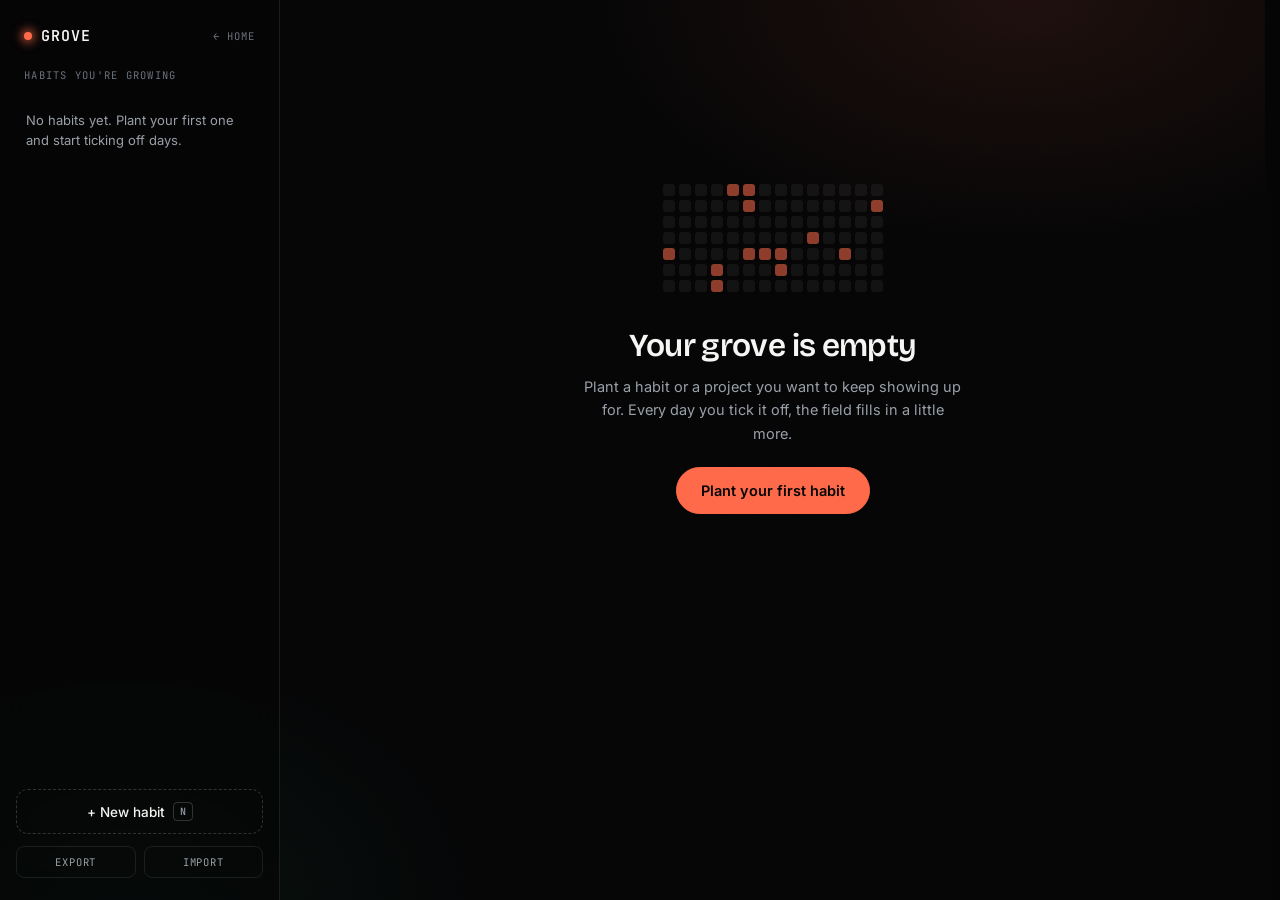
<file: app.html>
<!DOCTYPE html>
<html lang="en">
<head>
<meta charset="UTF-8" />
<meta name="viewport" content="width=device-width, initial-scale=1.0, viewport-fit=cover" />
<title>Grove — Habit &amp; Progress Tracker</title>
<meta name="description" content="Your Grove: plant habits, log days in one tap, and watch the field fill in. Local-first, no account." />
<meta name="theme-color" content="#050506" />
<meta name="robots" content="noindex" />
<link rel="icon" href="data:image/svg+xml,%3Csvg xmlns='http://www.w3.org/2000/svg' viewBox='0 0 32 32'%3E%3Crect width='32' height='32' rx='8' fill='%23050506'/%3E%3Ccircle cx='16' cy='16' r='5' fill='%23FF6B4A'/%3E%3Ccircle cx='16' cy='16' r='9.5' fill='none' stroke='%23FF6B4A' stroke-opacity='.45'/%3E%3C/svg%3E" />
<link rel="preconnect" href="https://fonts.googleapis.com">
<link rel="preconnect" href="https://fonts.gstatic.com" crossorigin>
<link href="https://fonts.googleapis.com/css2?family=Bricolage+Grotesque:opsz,wght@12..96,400..800&family=Inter:wght@400;500;600&family=JetBrains+Mono:wght@400;500;600&display=swap" rel="stylesheet">
<link rel="stylesheet" href="assets/css/app.css">
</head>
<body>
<div class="bg-field" aria-hidden="true"></div>
<div class="grain" aria-hidden="true"></div>
<div id="app" class="app"><div class="loading-msg">Loading your grove…</div></div>
<div id="toast" class="toast" role="status" aria-live="polite"></div>
<script src="assets/js/app.js"></script>
</body>
</html>
</file>
<file: assets/css/app.css>
/* Grove — app styles. Same system as the landing: void, bone, ember; glass panels; mono labels. */
:root{
  --void:#050506; --void-2:#0b0b0d; --panel:rgba(245,246,243,.035); --panel-2:rgba(245,246,243,.06);
  --bone:#F5F6F3; --dust:#9AA0A8; --dust-2:#6C727B;
  --ember:#FF6B4A; --ember-deep:#E0522F; --moss:#34D399; --gold:#FFC24D; --danger:#FF5C5C;
  --line:rgba(245,246,243,.09); --line-strong:rgba(245,246,243,.18);
  --grid-empty:rgba(245,246,243,.06);
  --r-sm:8px; --r-md:12px; --r-lg:18px;
  --ease-out:cubic-bezier(.16,1,.3,1);
  --sidebar:280px;
}
*{ box-sizing:border-box; margin:0; padding:0; }
html{ scrollbar-gutter:stable; }
body{ background:var(--void); color:var(--bone); font-family:'Inter',system-ui,sans-serif; -webkit-font-smoothing:antialiased; min-height:100svh; }
button{ font:inherit; color:inherit; }
a{ color:inherit; text-decoration:none; }
:focus-visible{ outline:2px solid var(--ember); outline-offset:2px; border-radius:4px; }
@media (prefers-reduced-motion: reduce){ *{ animation-duration:.001ms !important; transition-duration:.001ms !important; } }

.bg-field{ position:fixed; inset:0; z-index:0; pointer-events:none;
  background:
    radial-gradient(50% 40% at 80% 0%, rgba(255,107,74,.10), transparent 70%),
    radial-gradient(40% 40% at 10% 100%, rgba(52,211,153,.06), transparent 70%),
    var(--void); }
.grain{ position:fixed; inset:0; z-index:1; pointer-events:none; opacity:.05; mix-blend-mode:overlay;
  background-image:url("data:image/svg+xml,%3Csvg xmlns='http://www.w3.org/2000/svg' width='140' height='140'%3E%3Cfilter id='n'%3E%3CfeTurbulence type='fractalNoise' baseFrequency='0.85' numOctaves='2' stitchTiles='stitch'/%3E%3C/filter%3E%3Crect width='100%25' height='100%25' filter='url(%23n)'/%3E%3C/svg%3E"); }

.app{ position:relative; z-index:2; display:flex; min-height:100svh; }
.loading-msg{ padding:60px; text-align:center; color:var(--dust); font-size:14px; width:100%; }
.mono{ font-family:'JetBrains Mono',monospace; }
.label{ font-family:'JetBrains Mono',monospace; font-size:10.5px; letter-spacing:.12em; text-transform:uppercase; color:var(--dust-2); }

/* ---------- Sidebar ---------- */
.sidebar{ width:var(--sidebar); flex-shrink:0; border-right:1px solid var(--line); display:flex; flex-direction:column; padding:22px 16px; position:sticky; top:0; height:100svh; background:rgba(5,5,6,.6); backdrop-filter:blur(16px); }
.brand{ display:flex; align-items:center; justify-content:space-between; padding:4px 8px 22px; }
.brand-mark{ display:flex; align-items:center; gap:9px; font-family:'JetBrains Mono',monospace; font-weight:600; font-size:15px; letter-spacing:.06em; }
.logo-dot{ width:8px; height:8px; border-radius:50%; background:var(--ember); box-shadow:0 0 10px 3px rgba(255,107,74,.65); }
.brand-home{ font-family:'JetBrains Mono',monospace; font-size:10.5px; letter-spacing:.1em; text-transform:uppercase; color:var(--dust-2); transition:color .2s; }
.brand-home:hover{ color:var(--bone); }
.sidebar .label{ padding:0 8px 12px; }
.habit-list{ flex:1; overflow-y:auto; display:flex; flex-direction:column; gap:4px; scrollbar-width:thin; }
.habit-item{ display:flex; align-items:center; gap:10px; padding:10px 10px; border-radius:var(--r-md); cursor:pointer; border:1px solid transparent; background:transparent; width:100%; text-align:left; transition:background .15s, border-color .15s; }
.habit-item:hover{ background:var(--panel); }
.habit-item.active{ background:var(--panel-2); border-color:var(--line-strong); }
.habit-dot{ width:10px; height:10px; border-radius:50%; flex-shrink:0; box-shadow:0 0 0 3px rgba(245,246,243,.06), 0 0 10px var(--dot-glow, transparent); }
.habit-item-name{ font-size:14px; font-weight:500; flex:1; min-width:0; overflow:hidden; text-overflow:ellipsis; white-space:nowrap; }
.habit-item-streak{ font-family:'JetBrains Mono',monospace; font-size:11px; color:var(--gold); display:flex; align-items:center; gap:4px; flex-shrink:0; }
.habit-item-today{ width:6px; height:6px; border-radius:50%; background:var(--moss); flex-shrink:0; }
.sidebar-empty{ color:var(--dust); font-size:13px; padding:16px 10px; line-height:1.55; }
.new-habit-btn{ margin-top:14px; width:100%; padding:12px; border-radius:var(--r-md); border:1px dashed var(--line-strong); background:transparent; color:var(--bone); font-size:13.5px; font-weight:500; cursor:pointer; display:flex; align-items:center; justify-content:center; gap:8px; transition:background .15s, border-color .15s; }
.new-habit-btn:hover{ background:var(--panel); border-color:var(--bone); }
.new-habit-btn kbd, .kbd{ font-family:'JetBrains Mono',monospace; font-size:10px; padding:2px 6px; border-radius:4px; border:1px solid var(--line-strong); color:var(--dust); }
.sidebar-foot{ display:flex; gap:8px; margin-top:12px; }
.tiny-btn{ flex:1; padding:8px; border-radius:var(--r-sm); border:1px solid var(--line); background:transparent; color:var(--dust); font-family:'JetBrains Mono',monospace; font-size:10.5px; letter-spacing:.08em; text-transform:uppercase; cursor:pointer; transition:color .15s, border-color .15s; }
.tiny-btn:hover{ color:var(--bone); border-color:var(--line-strong); }

/* ---------- Main ---------- */
.main{ flex:1; padding:34px 44px 90px; min-width:0; }
.main-empty{ min-height:70vh; display:flex; flex-direction:column; align-items:center; justify-content:center; text-align:center; color:var(--dust); position:relative; }
.empty-field{ display:grid; grid-template-columns:repeat(14, 12px); gap:4px; margin-bottom:34px; }
.empty-field span{ width:12px; height:12px; border-radius:3px; background:var(--grid-empty); animation:empty-pulse 4s ease-in-out infinite; }
.empty-field span.on{ background:rgba(255,107,74,.55); }
@keyframes empty-pulse{ 0%,100%{ opacity:.55; } 50%{ opacity:1; } }
.main-empty h2{ font-family:'Bricolage Grotesque',sans-serif; font-size:32px; color:var(--bone); margin:0 0 10px; font-weight:600; letter-spacing:-.02em; }
.main-empty p{ max-width:380px; font-size:14.5px; line-height:1.6; margin:0 0 22px; }

.header-row{ display:flex; justify-content:space-between; align-items:flex-start; gap:20px; margin-bottom:26px; flex-wrap:wrap; }
.habit-title-wrap{ display:flex; align-items:center; gap:12px; }
.habit-title-dot{ width:16px; height:16px; border-radius:5px; flex-shrink:0; box-shadow:0 0 14px var(--dot-glow, transparent); }
.habit-title{ font-family:'Bricolage Grotesque',sans-serif; font-size:clamp(26px, 3.4vw, 38px); font-weight:600; letter-spacing:-.02em; margin:0; }
.habit-subtitle{ font-family:'JetBrains Mono',monospace; font-size:11px; letter-spacing:.08em; text-transform:uppercase; color:var(--dust-2); margin:6px 0 0 28px; }
.header-actions{ display:flex; gap:8px; flex-shrink:0; align-items:center; }
.icon-btn{ height:38px; padding:0 12px; border-radius:var(--r-sm); border:1px solid var(--line); background:transparent; color:var(--dust); display:flex; align-items:center; justify-content:center; gap:6px; cursor:pointer; font-family:'JetBrains Mono',monospace; font-size:11px; letter-spacing:.06em; text-transform:uppercase; transition:color .15s, border-color .15s, background .15s; }
.icon-btn:hover{ color:var(--bone); border-color:var(--line-strong); background:var(--panel); }
.icon-btn.danger:hover{ color:var(--danger); border-color:rgba(255,92,92,.5); }

/* Log today */
.today-card{ display:flex; align-items:center; justify-content:space-between; gap:16px; padding:18px 20px; border-radius:var(--r-lg); border:1px solid var(--line); background:linear-gradient(135deg, rgba(255,107,74,.10), rgba(245,246,243,.03)); margin-bottom:18px; flex-wrap:wrap; }
.today-info b{ display:block; font-family:'Bricolage Grotesque',sans-serif; font-size:18px; font-weight:600; }
.today-info span{ font-size:13px; color:var(--dust); }
.today-actions{ display:flex; align-items:center; gap:10px; }
.today-count{ font-family:'JetBrains Mono',monospace; font-size:22px; min-width:36px; text-align:center; font-variant-numeric:tabular-nums; }
.btn{ padding:11px 18px; border-radius:100px; font-size:13.5px; font-weight:600; cursor:pointer; border:1px solid var(--line-strong); background:transparent; color:var(--bone); transition:background .15s, border-color .15s, transform .2s var(--ease-out), box-shadow .2s; display:inline-flex; align-items:center; gap:8px; }
.btn:hover{ background:var(--panel); border-color:var(--bone); }
.btn.primary{ background:var(--ember); border-color:var(--ember); color:var(--void); }
.btn.primary:hover{ background:#ff7f62; box-shadow:0 10px 26px rgba(255,107,74,.35); }
.btn.ghost{ border-color:var(--line); color:var(--dust); }
.btn.danger{ color:var(--danger); border-color:rgba(255,92,92,.4); }
.btn.danger:hover{ background:rgba(255,92,92,.1); }
.btn.lg{ padding:14px 24px; font-size:14.5px; }
.btn.round{ width:40px; height:40px; padding:0; justify-content:center; border-radius:50%; font-family:'JetBrains Mono',monospace; font-size:16px; }
.btn.pop{ animation:pop .35s var(--ease-out); }
@keyframes pop{ 0%{ transform:scale(1); } 40%{ transform:scale(1.08); } 100%{ transform:scale(1); } }

.stats-row{ display:grid; grid-template-columns:repeat(4, minmax(0,1fr)); gap:12px; margin-bottom:26px; }
.stat-card{ background:var(--panel); border:1px solid var(--line); border-radius:var(--r-md); padding:16px 18px; }
.stat-num{ font-family:'Bricolage Grotesque',sans-serif; font-size:30px; font-weight:600; line-height:1; letter-spacing:-.02em; font-variant-numeric:tabular-nums; }
.stat-num.accent{ color:var(--ember); }
.stat-num.moss{ color:var(--moss); }
.stat-label{ font-family:'JetBrains Mono',monospace; font-size:10.5px; letter-spacing:.08em; text-transform:uppercase; color:var(--dust-2); margin-top:8px; }

.range-tabs{ display:flex; gap:4px; margin-bottom:22px; border-bottom:1px solid var(--line); overflow-x:auto; scrollbar-width:none; }
.range-tab{ padding:9px 14px; font-size:13px; font-weight:500; color:var(--dust); background:none; border:none; border-bottom:2px solid transparent; cursor:pointer; margin-bottom:-1px; white-space:nowrap; display:flex; gap:8px; align-items:center; }
.range-tab .kbd{ display:none; }
@media (min-width:900px){ .range-tab .kbd{ display:inline; } }
.range-tab:hover{ color:var(--bone); }
.range-tab.active{ color:var(--bone); border-bottom-color:var(--ember); }

.panel{ background:var(--panel); border:1px solid var(--line); border-radius:var(--r-lg); padding:22px 22px 20px; margin-bottom:18px; }
.panel-title{ font-size:13px; font-weight:600; margin:0 0 16px; display:flex; align-items:center; justify-content:space-between; gap:12px; }
.panel-title .hint{ font-family:'JetBrains Mono',monospace; font-weight:400; font-size:10.5px; color:var(--dust-2); }

/* ---------- Weekly log (tap cells) ---------- */
.log-grid{ display:grid; grid-template-columns:64px repeat(7, minmax(0,1fr)) 48px; gap:6px; align-items:center; }
.log-head{ font-family:'JetBrains Mono',monospace; font-size:10.5px; letter-spacing:.06em; text-transform:uppercase; color:var(--dust-2); text-align:center; padding-bottom:6px; }
.log-head:first-child, .week-label{ text-align:left; }
.week-label{ font-family:'JetBrains Mono',monospace; font-size:11.5px; color:var(--dust); white-space:nowrap; }
.week-label.current{ color:var(--bone); font-weight:600; }
.week-total{ font-family:'JetBrains Mono',monospace; font-size:12.5px; font-weight:600; color:var(--bone); text-align:right; }
.day-cell{ position:relative; height:44px; border-radius:var(--r-sm); border:1px solid var(--line); background:var(--grid-empty); display:flex; align-items:center; justify-content:center; font-family:'JetBrains Mono',monospace; font-size:13px; font-weight:600; cursor:pointer; transition:transform .15s var(--ease-out), border-color .15s, background .15s; user-select:none; }
.day-cell:hover{ border-color:var(--line-strong); transform:translateY(-1px); }
.day-cell.today{ border-color:var(--ember); box-shadow:inset 0 0 0 1px rgba(255,107,74,.35); }
.day-cell.future{ opacity:.3; cursor:default; pointer-events:none; }
.day-cell.has{ color:var(--void); }
.day-cell .minus{ position:absolute; right:3px; top:3px; width:16px; height:16px; border-radius:4px; border:none; background:rgba(5,5,6,.35); color:inherit; font-size:11px; line-height:1; display:none; cursor:pointer; align-items:center; justify-content:center; }
.day-cell:hover .minus, .day-cell:focus-within .minus{ display:flex; }
.day-cell.has .minus{ background:rgba(5,5,6,.45); color:var(--bone); }
.log-hint{ margin-top:12px; font-family:'JetBrains Mono',monospace; font-size:10.5px; color:var(--dust-2); letter-spacing:.06em; text-transform:uppercase; }

/* ---------- Heatmap ---------- */
.heatmap-scroll{ overflow-x:auto; padding-bottom:4px; scrollbar-width:thin; }
.heatmap-grid{ display:inline-flex; flex-direction:column; gap:3px; }
.heatmap-months{ display:flex; margin-left:32px; margin-bottom:4px; height:14px; position:relative; }
.heatmap-month-label{ font-family:'JetBrains Mono',monospace; font-size:10px; color:var(--dust-2); position:absolute; top:0; }
.heatmap-body{ display:flex; gap:3px; }
.heatmap-daylabels{ display:flex; flex-direction:column; gap:3px; width:28px; flex-shrink:0; }
.heatmap-daylabels div{ height:13px; font-family:'JetBrains Mono',monospace; font-size:9px; color:var(--dust-2); display:flex; align-items:center; }
.heatmap-week{ display:flex; flex-direction:column; gap:3px; }
.heatmap-cell{ width:13px; height:13px; border-radius:3px; background:var(--grid-empty); border:none; padding:0; cursor:pointer; transition:transform .12s; }
.heatmap-cell:hover{ transform:scale(1.25); outline:1px solid var(--line-strong); }
.heatmap-cell.future{ background:transparent; cursor:default; }
.heatmap-legend{ display:flex; align-items:center; gap:5px; margin-top:12px; justify-content:flex-end; }
.heatmap-legend span{ font-family:'JetBrains Mono',monospace; font-size:9.5px; color:var(--dust-2); }
.legend-cell{ width:10px; height:10px; border-radius:2.5px; }

/* ---------- Bar chart ---------- */
.bar-chart-wrap{ overflow-x:auto; scrollbar-width:thin; }
.bar-chart{ display:block; }
.bar-empty-msg{ font-size:13px; color:var(--dust-2); text-align:center; padding:30px 0; }

/* ---------- Dialogs ---------- */
.modal-overlay{ position:fixed; inset:0; background:rgba(5,5,6,.7); backdrop-filter:blur(10px); display:flex; align-items:center; justify-content:center; z-index:50; padding:16px; animation:fade-in .2s ease; }
@keyframes fade-in{ from{ opacity:0; } to{ opacity:1; } }
.modal{ background:var(--void-2); border:1px solid var(--line-strong); border-radius:var(--r-lg); width:min(400px, 100%); padding:26px; box-shadow:0 30px 80px rgba(0,0,0,.6); animation:rise .35s var(--ease-out); }
@keyframes rise{ from{ transform:translateY(16px); opacity:0; } to{ transform:none; opacity:1; } }
.modal h3{ font-family:'Bricolage Grotesque',sans-serif; font-size:22px; margin:0 0 6px; font-weight:600; letter-spacing:-.02em; }
.modal p.sub{ font-size:13px; color:var(--dust); margin:0 0 20px; line-height:1.55; }
.field-label{ font-family:'JetBrains Mono',monospace; font-size:10.5px; text-transform:uppercase; letter-spacing:.1em; color:var(--dust-2); margin-bottom:8px; display:block; }
.modal input[type=text]{ width:100%; padding:12px 14px; border-radius:var(--r-sm); border:1px solid var(--line-strong); font:inherit; font-size:15px; margin-bottom:20px; background:var(--panel); color:var(--bone); }
.modal input[type=text]:focus{ outline:2px solid var(--ember); outline-offset:1px; }
.swatches{ display:flex; gap:10px; margin-bottom:24px; flex-wrap:wrap; }
.swatch{ width:32px; height:32px; border-radius:50%; cursor:pointer; border:2px solid transparent; display:flex; align-items:center; justify-content:center; padding:0; transition:transform .15s; }
.swatch:hover{ transform:scale(1.08); }
.swatch.selected{ border-color:var(--bone); }
.swatch::after{ content:''; width:8px; height:8px; border-radius:50%; background:var(--void); opacity:0; }
.swatch.selected::after{ opacity:1; }
.modal-actions{ display:flex; gap:10px; justify-content:flex-end; flex-wrap:wrap; }

/* ---------- Toast ---------- */
.toast{ position:fixed; left:50%; bottom:24px; transform:translate(-50%, 20px); z-index:60; background:var(--bone); color:var(--void); font-size:13px; font-weight:500; padding:10px 16px; border-radius:100px; opacity:0; pointer-events:none; transition:opacity .25s, transform .25s var(--ease-out); }
.toast.show{ opacity:1; transform:translate(-50%, 0); }

/* ---------- Mobile ---------- */
.mobile-bar{ display:none; }
@media (max-width:820px){
  .app{ flex-direction:column; }
  .sidebar{ position:static; width:100%; height:auto; padding:16px 16px 12px; border-right:none; border-bottom:1px solid var(--line); }
  .habit-list{ flex-direction:row; overflow-x:auto; overflow-y:hidden; gap:8px; padding-bottom:4px; }
  .habit-item{ flex:0 0 auto; width:auto; padding:8px 12px; border:1px solid var(--line); }
  .habit-item-name{ max-width:140px; }
  .sidebar .label{ padding-bottom:8px; }
  .sidebar-empty{ padding:8px 0; }
  .new-habit-btn, .sidebar-foot{ display:none; }
  .main{ padding:20px 16px 110px; }
  .stats-row{ grid-template-columns:repeat(2,1fr); }
  .log-grid{ grid-template-columns:52px repeat(7, minmax(0,1fr)) 36px; gap:4px; }
  .day-cell{ height:40px; font-size:12px; }
  .day-cell .minus{ display:flex; }
  .header-actions .icon-btn span{ display:none; }
  .mobile-bar{ display:flex; position:fixed; left:12px; right:12px; bottom:calc(12px + env(safe-area-inset-bottom)); z-index:40; gap:10px; padding:10px; border-radius:100px; background:rgba(11,11,13,.85); border:1px solid var(--line-strong); backdrop-filter:blur(16px); }
  .mobile-bar .btn{ flex:1; justify-content:center; }
}
</file>
